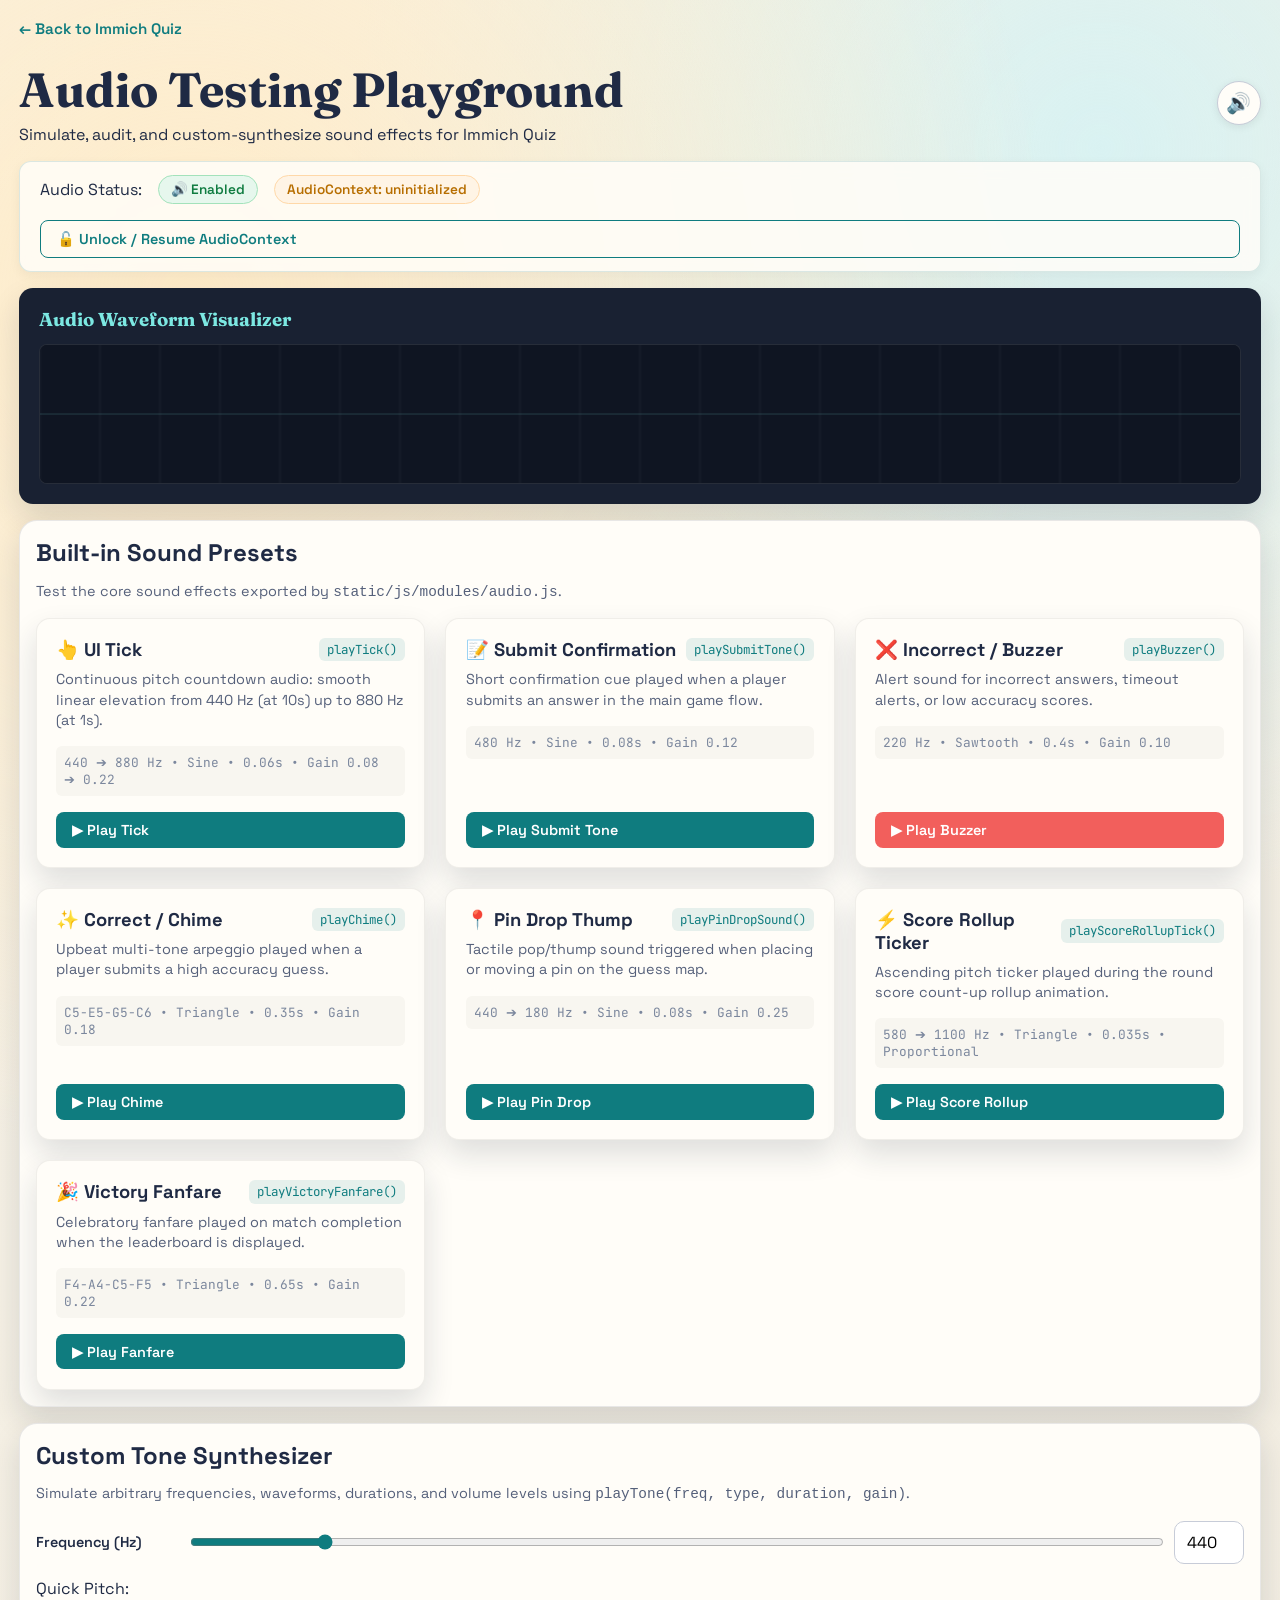
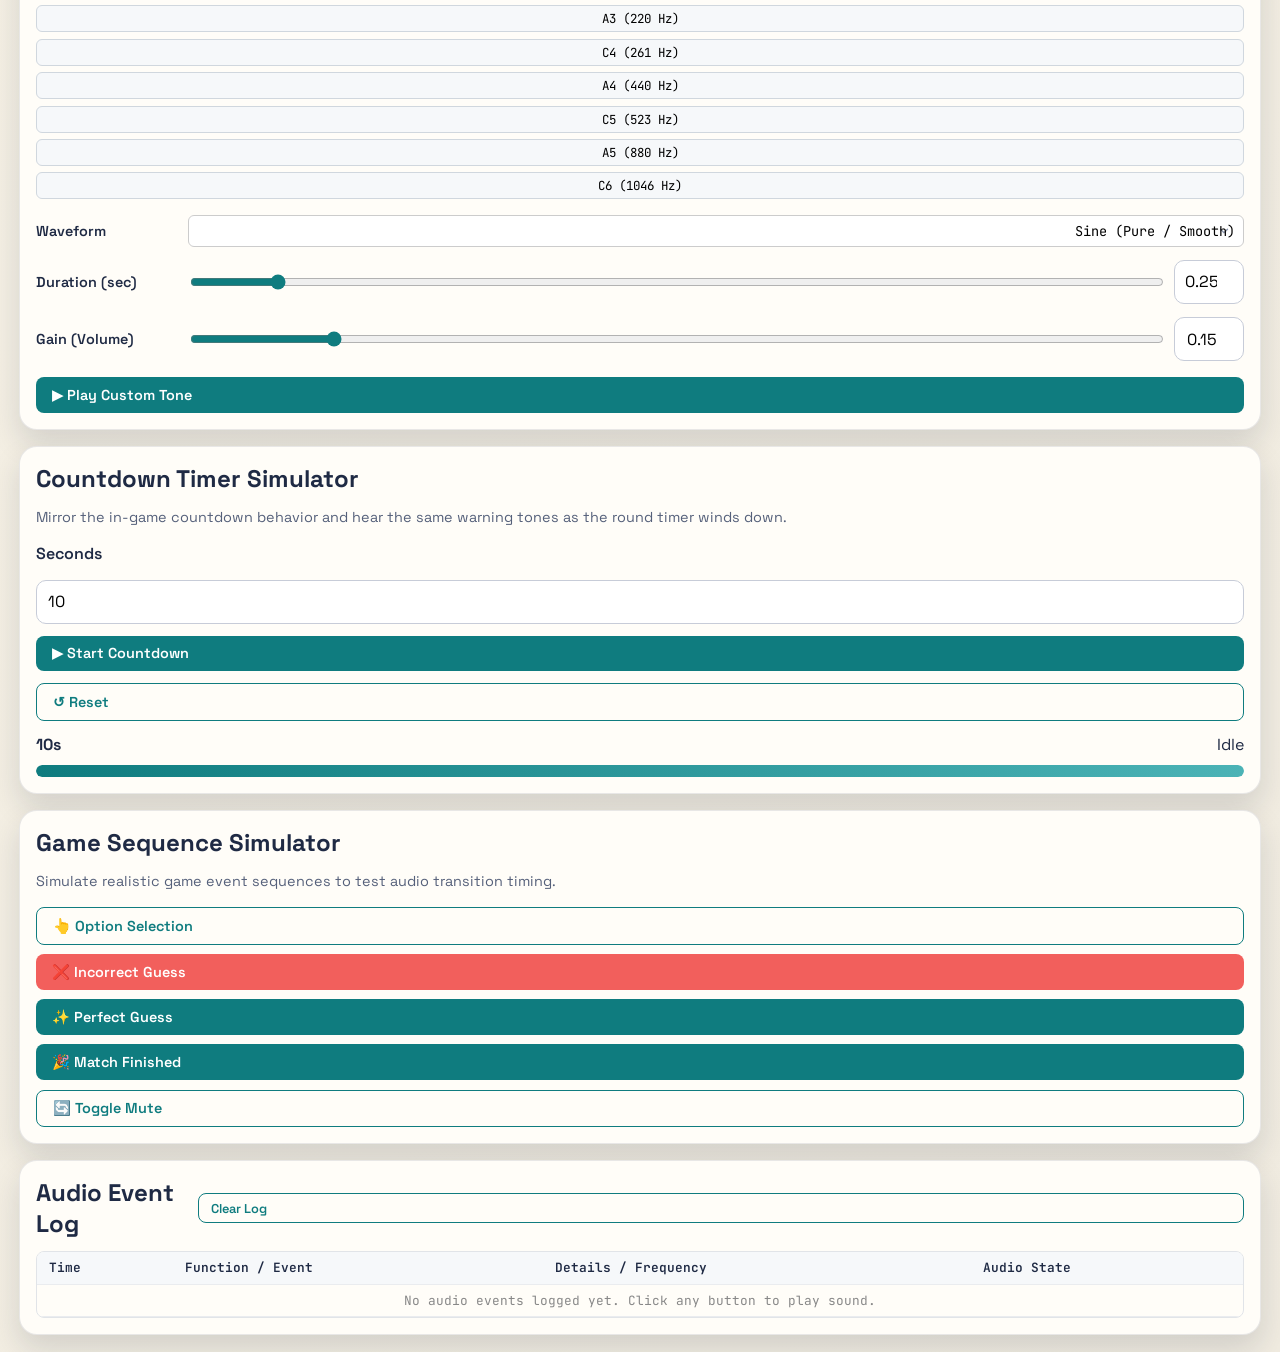
<file: static/audio-playground.html>
<!DOCTYPE html>
<html lang="en">
<head>
  <meta charset="UTF-8" />
  <meta name="viewport" content="width=device-width, initial-scale=1.0, viewport-fit=cover" />
  <title>Audio Testing Playground — Immich Quiz</title>
  <meta name="theme-color" content="#0f172a" />
  <link rel="preconnect" href="https://fonts.googleapis.com" />
  <link rel="preconnect" href="https://fonts.gstatic.com" crossorigin />
  <link
    href="https://fonts.googleapis.com/css2?family=Space+Grotesk:wght@400;500;700&family=Fraunces:opsz,wght@9..144,600&family=JetBrains+Mono:wght@400;500&display=swap"
    rel="stylesheet" />
  <!-- Favicon and App Icons -->
  <link rel="icon" type="image/svg+xml" href="/static/favicon.svg" />
  <link rel="icon" type="image/png" sizes="32x32" href="/static/favicons/favicon-32x32.png" />
  <link rel="icon" type="image/png" sizes="16x16" href="/static/favicons/favicon-16x16.png" />
  <link rel="shortcut icon" href="/static/favicons/favicon.ico" />
  <link rel="apple-touch-icon" sizes="180x180" href="/static/favicons/apple-touch-icon.png" />
  <!-- Web App Manifest -->
  <link rel="manifest" href="/manifest.webmanifest" />
  <link rel="stylesheet" href="/static/css/style.css" />
  <script>
    (function () {
      try {
        var s = localStorage.getItem("immich_quiz_theme") || "auto";
        var isDark = s === "dark" || (s === "auto" && window.matchMedia && window.matchMedia("(prefers-color-scheme: dark)").matches);
        document.documentElement.setAttribute("data-theme", isDark ? "dark" : "light");
        document.documentElement.setAttribute("data-theme-setting", s);
      } catch (_) {}
    })();
  </script>
  <style>
    .playground-grid {
      display: grid;
      grid-template-columns: repeat(auto-fit, minmax(320px, 1fr));
      gap: 1.25rem;
      margin-top: 1rem;
    }
    
    .status-bar {
      display: flex;
      align-items: center;
      justify-content: space-between;
      flex-wrap: wrap;
      gap: 1rem;
      background: rgba(255, 253, 248, 0.85);
      backdrop-filter: blur(8px);
      padding: 0.85rem 1.25rem;
      border-radius: 12px;
      border: 1px solid rgba(15, 124, 127, 0.15);
      box-shadow: 0 4px 12px rgba(0, 0, 0, 0.05);
    }
    
    .status-items {
      display: flex;
      align-items: center;
      gap: 1rem;
      flex-wrap: wrap;
    }
    
    .badge {
      display: inline-flex;
      align-items: center;
      gap: 0.4rem;
      padding: 0.3rem 0.75rem;
      border-radius: 20px;
      font-size: 0.85rem;
      font-weight: 600;
    }
    
    .badge-running {
      background: #e6f7ed;
      color: #107c41;
      border: 1px solid #a3e2bb;
    }
    
    .badge-suspended {
      background: #fff4e5;
      color: #b76e00;
      border: 1px solid #ffd8a8;
    }
    
    .badge-muted {
      background: #ffebe9;
      color: #c5221f;
      border: 1px solid #f8b4b1;
    }
    
    .preset-card {
      display: flex;
      flex-direction: column;
      justify-content: space-between;
      padding: 1.2rem;
      border-radius: 14px;
      background: var(--card);
      border: 1px solid rgba(0,0,0,0.06);
      box-shadow: var(--shadow);
      transition: transform 0.2s ease, box-shadow 0.2s ease;
    }
    
    .preset-card:hover {
      transform: translateY(-2px);
      box-shadow: 0 18px 36px rgba(23, 32, 58, 0.18);
    }
    
    .preset-header {
      display: flex;
      align-items: center;
      justify-content: space-between;
      margin-bottom: 0.5rem;
    }
    
    .preset-title {
      font-weight: 700;
      font-size: 1.15rem;
      margin: 0;
      color: var(--ink);
    }
    
    .preset-badge {
      font-family: "JetBrains Mono", monospace;
      font-size: 0.78rem;
      background: rgba(15, 124, 127, 0.1);
      color: var(--accent);
      padding: 0.2rem 0.5rem;
      border-radius: 6px;
    }
    
    .preset-desc {
      font-size: 0.9rem;
      color: #55607a;
      margin: 0.4rem 0 1rem 0;
      line-height: 1.4;
    }
    
    .preset-meta {
      font-family: "JetBrains Mono", monospace;
      font-size: 0.8rem;
      color: #7b879d;
      margin-bottom: 1rem;
      background: #f8f6f0;
      padding: 0.5rem;
      border-radius: 6px;
    }

    .synth-control-group {
      display: grid;
      grid-template-columns: 140px 1fr 70px;
      align-items: center;
      gap: 0.75rem;
      margin-bottom: 0.85rem;
    }
    
    .synth-control-group label {
      font-weight: 600;
      font-size: 0.9rem;
      margin: 0;
    }

    .synth-control-group input[type="range"] {
      width: 100%;
      accent-color: var(--accent);
      cursor: pointer;
    }

    .synth-control-group input[type="number"], .synth-control-group select {
      padding: 0.35rem 0.5rem;
      border-radius: 6px;
      border: 1px solid #ccc;
      font-family: "JetBrains Mono", monospace;
      font-size: 0.85rem;
      text-align: right;
    }

    .pitch-presets {
      display: flex;
      flex-wrap: wrap;
      gap: 0.4rem;
      margin-bottom: 1rem;
    }

    .pitch-btn {
      padding: 0.25rem 0.55rem;
      border-radius: 6px;
      border: 1px solid #d0d7de;
      background: #f6f8fa;
      font-family: "JetBrains Mono", monospace;
      font-size: 0.78rem;
      cursor: pointer;
      transition: background 0.15s ease;
    }

    .pitch-btn:hover {
      background: #e1e4e8;
      border-color: var(--accent);
      color: var(--accent);
    }

    .visualizer-card {
      background: #192132;
      color: #fff;
      border-radius: 14px;
      padding: 1.25rem;
      box-shadow: var(--shadow);
    }

    .countdown-controls {
      display: flex;
      flex-wrap: wrap;
      gap: 0.75rem;
      align-items: center;
      margin-bottom: 0.85rem;
    }

    .countdown-controls input[type="number"] {
      width: 90px;
      padding: 0.45rem 0.6rem;
      border-radius: 8px;
      border: 1px solid #d0d7de;
      font-family: "JetBrains Mono", monospace;
      font-size: 0.9rem;
    }

    .countdown-track {
      width: 100%;
      height: 12px;
      border-radius: 999px;
      background: rgba(15, 124, 127, 0.14);
      overflow: hidden;
      margin-top: 0.6rem;
    }

    .countdown-fill {
      height: 100%;
      width: 100%;
      border-radius: inherit;
      background: linear-gradient(90deg, var(--accent) 0%, #4fb3b6 100%);
      transition: width 0.2s ease;
    }

    .countdown-fill.is-warning {
      background: linear-gradient(90deg, #f59e0b 0%, #fbbf24 100%);
    }

    .countdown-fill.is-critical {
      background: linear-gradient(90deg, #dc2626 0%, #ef4444 100%);
    }

    .visualizer-card h3 {
      margin-top: 0;
      margin-bottom: 0.8rem;
      font-family: "Fraunces", serif;
      color: #7ce8e2;
    }

    .visualizer-canvas {
      width: 100%;
      height: 140px;
      background: #0f1522;
      border-radius: 8px;
      display: block;
      border: 1px solid rgba(255,255,255,0.1);
    }

    .sim-buttons {
      display: flex;
      flex-wrap: wrap;
      gap: 0.6rem;
      margin-top: 0.5rem;
    }

    .btn-sim {
      padding: 0.55rem 1rem;
      border-radius: 8px;
      border: none;
      background: var(--accent);
      color: white;
      font-weight: 600;
      font-size: 0.9rem;
      cursor: pointer;
      display: inline-flex;
      align-items: center;
      gap: 0.4rem;
      transition: transform 0.15s ease, background 0.15s ease;
    }

    .btn-sim:hover {
      background: #0b5e60;
      transform: translateY(-1px);
    }

    .btn-sim-alt {
      background: var(--accent-2);
    }

    .btn-sim-alt:hover {
      background: #d44340;
    }

    .btn-sim-outline {
      background: transparent;
      border: 1px solid var(--accent);
      color: var(--accent);
    }

    .btn-sim-outline:hover {
      background: rgba(15, 124, 127, 0.08);
    }

    .log-table-wrap {
      max-height: 220px;
      overflow-y: auto;
      border: 1px solid #e1e4e8;
      border-radius: 8px;
      margin-top: 0.75rem;
    }

    .log-table {
      width: 100%;
      border-collapse: collapse;
      font-family: "JetBrains Mono", monospace;
      font-size: 0.8rem;
    }

    .log-table th, .log-table td {
      padding: 0.45rem 0.75rem;
      text-align: left;
      border-bottom: 1px solid #eaecef;
    }

    .log-table th {
      background: #f6f8fa;
      position: sticky;
      top: 0;
      font-weight: 600;
      color: var(--ink);
    }

    .log-table tr:nth-child(even) {
      background: #fafbfc;
    }

    .nav-back {
      display: inline-flex;
      align-items: center;
      gap: 0.4rem;
      color: var(--accent);
      text-decoration: none;
      font-weight: 600;
      font-size: 0.95rem;
      margin-bottom: 0.5rem;
    }

    .nav-back:hover {
      text-decoration: underline;
    }
  </style>
</head>
<body>
  <div class="bg-shape bg-1"></div>
  <div class="bg-shape bg-2"></div>

  <main class="app-shell">
    <a href="/" class="nav-back">← Back to Immich Quiz</a>
    
    <header class="app-header">
      <div class="header-main">
        <h1>Audio Testing Playground</h1>
        <p>Simulate, audit, and custom-synthesize sound effects for Immich Quiz</p>
      </div>
      <button type="button" id="audio-toggle-btn" class="audio-toggle-btn" title="Toggle Sound Effects" aria-label="Toggle Sound Effects">
        <span id="audio-icon">🔊</span>
      </button>
    </header>

    <!-- Audio Context & System Status Bar -->
    <div class="status-bar">
      <div class="status-items">
        <span>Audio Status:</span>
        <span id="audio-enabled-badge" class="badge badge-running">🔊 Enabled</span>
        <span id="audio-ctx-badge" class="badge badge-suspended">AudioContext: Suspended</span>
      </div>
      <button type="button" id="unlock-audio-btn" class="btn-sim btn-sim-outline">
        🔓 Unlock / Resume AudioContext
      </button>
    </div>

    <!-- Real-time Visualizer Canvas -->
    <section class="visualizer-card">
      <h3>Audio Waveform Visualizer</h3>
      <canvas id="visualizer-canvas" class="visualizer-canvas" width="800" height="140"></canvas>
    </section>

    <!-- Preset Sounds Grid -->
    <section class="card">
      <h2>Built-in Sound Presets</h2>
      <p class="preset-desc">Test the core sound effects exported by <code>static/js/modules/audio.js</code>.</p>

      <div class="playground-grid">
        <!-- Tick -->
        <div class="preset-card">
          <div>
            <div class="preset-header">
              <h3 class="preset-title">👆 UI Tick</h3>
              <span class="preset-badge">playTick()</span>
            </div>
            <p class="preset-desc">Continuous pitch countdown audio: smooth linear elevation from 440 Hz (at 10s) up to 880 Hz (at 1s).</p>
            <div class="preset-meta">440 ➔ 880 Hz • Sine • 0.06s • Gain 0.08 ➔ 0.22</div>
          </div>
          <button type="button" id="play-tick-btn" class="btn-sim">▶ Play Tick</button>
        </div>

        <!-- Submit Tone -->
        <div class="preset-card">
          <div>
            <div class="preset-header">
              <h3 class="preset-title">📝 Submit Confirmation</h3>
              <span class="preset-badge">playSubmitTone()</span>
            </div>
            <p class="preset-desc">Short confirmation cue played when a player submits an answer in the main game flow.</p>
            <div class="preset-meta">480 Hz • Sine • 0.08s • Gain 0.12</div>
          </div>
          <button type="button" id="play-submit-btn" class="btn-sim">▶ Play Submit Tone</button>
        </div>

        <!-- Buzzer -->
        <div class="preset-card">
          <div>
            <div class="preset-header">
              <h3 class="preset-title">❌ Incorrect / Buzzer</h3>
              <span class="preset-badge">playBuzzer()</span>
            </div>
            <p class="preset-desc">Alert sound for incorrect answers, timeout alerts, or low accuracy scores.</p>
            <div class="preset-meta">220 Hz • Sawtooth • 0.4s • Gain 0.10</div>
          </div>
          <button type="button" id="play-buzzer-btn" class="btn-sim btn-sim-alt">▶ Play Buzzer</button>
        </div>

        <!-- Chime -->
        <div class="preset-card">
          <div>
            <div class="preset-header">
              <h3 class="preset-title">✨ Correct / Chime</h3>
              <span class="preset-badge">playChime()</span>
            </div>
            <p class="preset-desc">Upbeat multi-tone arpeggio played when a player submits a high accuracy guess.</p>
            <div class="preset-meta">C5-E5-G5-C6 • Triangle • 0.35s • Gain 0.18</div>
          </div>
          <button type="button" id="play-chime-btn" class="btn-sim">▶ Play Chime</button>
        </div>

        <!-- Pin Drop -->
        <div class="preset-card">
          <div>
            <div class="preset-header">
              <h3 class="preset-title">📍 Pin Drop Thump</h3>
              <span class="preset-badge">playPinDropSound()</span>
            </div>
            <p class="preset-desc">Tactile pop/thump sound triggered when placing or moving a pin on the guess map.</p>
            <div class="preset-meta">440 ➔ 180 Hz • Sine • 0.08s • Gain 0.25</div>
          </div>
          <button type="button" id="play-pin-btn" class="btn-sim">▶ Play Pin Drop</button>
        </div>

        <!-- Score Rollup -->
        <div class="preset-card">
          <div>
            <div class="preset-header">
              <h3 class="preset-title">⚡ Score Rollup Ticker</h3>
              <span class="preset-badge">playScoreRollupTick()</span>
            </div>
            <p class="preset-desc">Ascending pitch ticker played during the round score count-up rollup animation.</p>
            <div class="preset-meta">580 ➔ 1100 Hz • Triangle • 0.035s • Proportional</div>
          </div>
          <button type="button" id="play-rollup-btn" class="btn-sim">▶ Play Score Rollup</button>
        </div>

        <!-- Fanfare -->
        <div class="preset-card">
          <div>
            <div class="preset-header">
              <h3 class="preset-title">🎉 Victory Fanfare</h3>
              <span class="preset-badge">playVictoryFanfare()</span>
            </div>
            <p class="preset-desc">Celebratory fanfare played on match completion when the leaderboard is displayed.</p>
            <div class="preset-meta">F4-A4-C5-F5 • Triangle • 0.65s • Gain 0.22</div>
          </div>
          <button type="button" id="play-fanfare-btn" class="btn-sim">▶ Play Fanfare</button>
        </div>
      </div>
    </section>

    <!-- Custom Synthesizer Controls -->
    <section class="card">
      <h2>Custom Tone Synthesizer</h2>
      <p class="preset-desc">Simulate arbitrary frequencies, waveforms, durations, and volume levels using <code>playTone(freq, type, duration, gain)</code>.</p>

      <div class="synth-control-group">
        <label for="synth-freq">Frequency (Hz)</label>
        <input type="range" id="synth-freq" min="50" max="3000" step="5" value="440" />
        <input type="number" id="synth-freq-num" min="50" max="4000" value="440" />
      </div>

      <div class="pitch-presets">
        <span>Quick Pitch:</span>
        <button type="button" class="pitch-btn" data-freq="220">A3 (220 Hz)</button>
        <button type="button" class="pitch-btn" data-freq="261.63">C4 (261 Hz)</button>
        <button type="button" class="pitch-btn" data-freq="440">A4 (440 Hz)</button>
        <button type="button" class="pitch-btn" data-freq="523.25">C5 (523 Hz)</button>
        <button type="button" class="pitch-btn" data-freq="880">A5 (880 Hz)</button>
        <button type="button" class="pitch-btn" data-freq="1046.5">C6 (1046 Hz)</button>
      </div>

      <div class="synth-control-group">
        <label for="synth-type">Waveform</label>
        <select id="synth-type" style="grid-column: span 2;">
          <option value="sine" selected>Sine (Pure / Smooth)</option>
          <option value="triangle">Triangle (Soft / Flute-like)</option>
          <option value="square">Square (Retro 8-bit)</option>
          <option value="sawtooth">Sawtooth (Buzzer / Harsh)</option>
        </select>
      </div>

      <div class="synth-control-group">
        <label for="synth-duration">Duration (sec)</label>
        <input type="range" id="synth-duration" min="0.01" max="3.0" step="0.05" value="0.25" />
        <input type="number" id="synth-duration-num" min="0.01" max="5.0" step="0.05" value="0.25" />
      </div>

      <div class="synth-control-group">
        <label for="synth-gain">Gain (Volume)</label>
        <input type="range" id="synth-gain" min="0.01" max="1.0" step="0.01" value="0.15" />
        <input type="number" id="synth-gain-num" min="0.01" max="1.0" step="0.01" value="0.15" />
      </div>

      <div style="margin-top: 1rem;">
        <button type="button" id="play-custom-btn" class="btn-sim">▶ Play Custom Tone</button>
      </div>
    </section>

    <!-- Countdown Timer Simulator -->
    <section class="card">
      <h2>Countdown Timer Simulator</h2>
      <p class="preset-desc">Mirror the in-game countdown behavior and hear the same warning tones as the round timer winds down.</p>

      <div class="countdown-controls">
        <label for="countdown-seconds">Seconds</label>
        <input type="number" id="countdown-seconds" min="1" max="60" value="10" />
        <button type="button" id="start-countdown-btn" class="btn-sim">▶ Start Countdown</button>
        <button type="button" id="reset-countdown-btn" class="btn-sim btn-sim-outline">↺ Reset</button>
      </div>

      <div style="display: flex; justify-content: space-between; align-items: center; gap: 0.75rem; flex-wrap: wrap; margin-top: 0.2rem;">
        <strong id="countdown-display">10s</strong>
        <span id="countdown-status">Idle</span>
      </div>
      <div class="countdown-track" aria-hidden="true">
        <div id="countdown-fill" class="countdown-fill"></div>
      </div>
    </section>

    <!-- Game Flow Simulator -->
    <section class="card">
      <h2>Game Sequence Simulator</h2>
      <p class="preset-desc">Simulate realistic game event sequences to test audio transition timing.</p>
      
      <div class="sim-buttons">
        <button type="button" id="sim-click" class="btn-sim btn-sim-outline">👆 Option Selection</button>
        <button type="button" id="sim-wrong" class="btn-sim btn-sim-alt">❌ Incorrect Guess</button>
        <button type="button" id="sim-correct" class="btn-sim">✨ Perfect Guess</button>
        <button type="button" id="sim-victory" class="btn-sim">🎉 Match Finished</button>
        <button type="button" id="sim-toggle" class="btn-sim btn-sim-outline">🔄 Toggle Mute</button>
      </div>
    </section>

    <!-- Audio Log Inspector -->
    <section class="card">
      <div style="display: flex; justify-content: space-between; align-items: center;">
        <h2 style="margin: 0;">Audio Event Log</h2>
        <button type="button" id="clear-log-btn" class="btn-sim btn-sim-outline" style="padding: 0.35rem 0.75rem; font-size: 0.8rem;">Clear Log</button>
      </div>

      <div class="log-table-wrap">
        <table class="log-table">
          <thead>
            <tr>
              <th>Time</th>
              <th>Function / Event</th>
              <th>Details / Frequency</th>
              <th>Audio State</th>
            </tr>
          </thead>
          <tbody id="log-body">
            <tr>
              <td colspan="4" style="text-align: center; color: #888;">No audio events logged yet. Click any button to play sound.</td>
            </tr>
          </tbody>
        </table>
      </div>
    </section>
  </main>

  <script type="module" src="/static/js/audio-playground.js"></script>
</body>
</html>
</file>
<file: static/css/style.css>
/* Base styles */
@import "./base/variables.css";
@import "./base/reset.css";
@import "./base/layout.css";

/* Shared Component styles */
@import "./components/buttons.css";
@import "./components/cards.css";
@import "./components/maps.css";
@import "./components/leaderboard.css";
@import "./components/modals.css";
@import "./components/multi_select.css";
@import "./components/filters.css";
@import "./components/hub_header.css";
@import "./components/toolbar.css";
@import "./components/range_slider.css";
@import "./components/player_input.css";
@import "./components/timer.css";
@import "./components/challenge.css";
@import "./components/reported.css";
@import "./components/stats.css";
@import "./components/round_stage.css";
@import "./components/reveal_table.css";
@import "./components/replay.css";
@import "./components/review_deck.css";
@import "./components/summary.css";
@import "./components/auth.css";

/* Game Mode specific styles */
@import "./modes/pinpoint.css";
@import "./modes/unshuffle.css";
</file>
